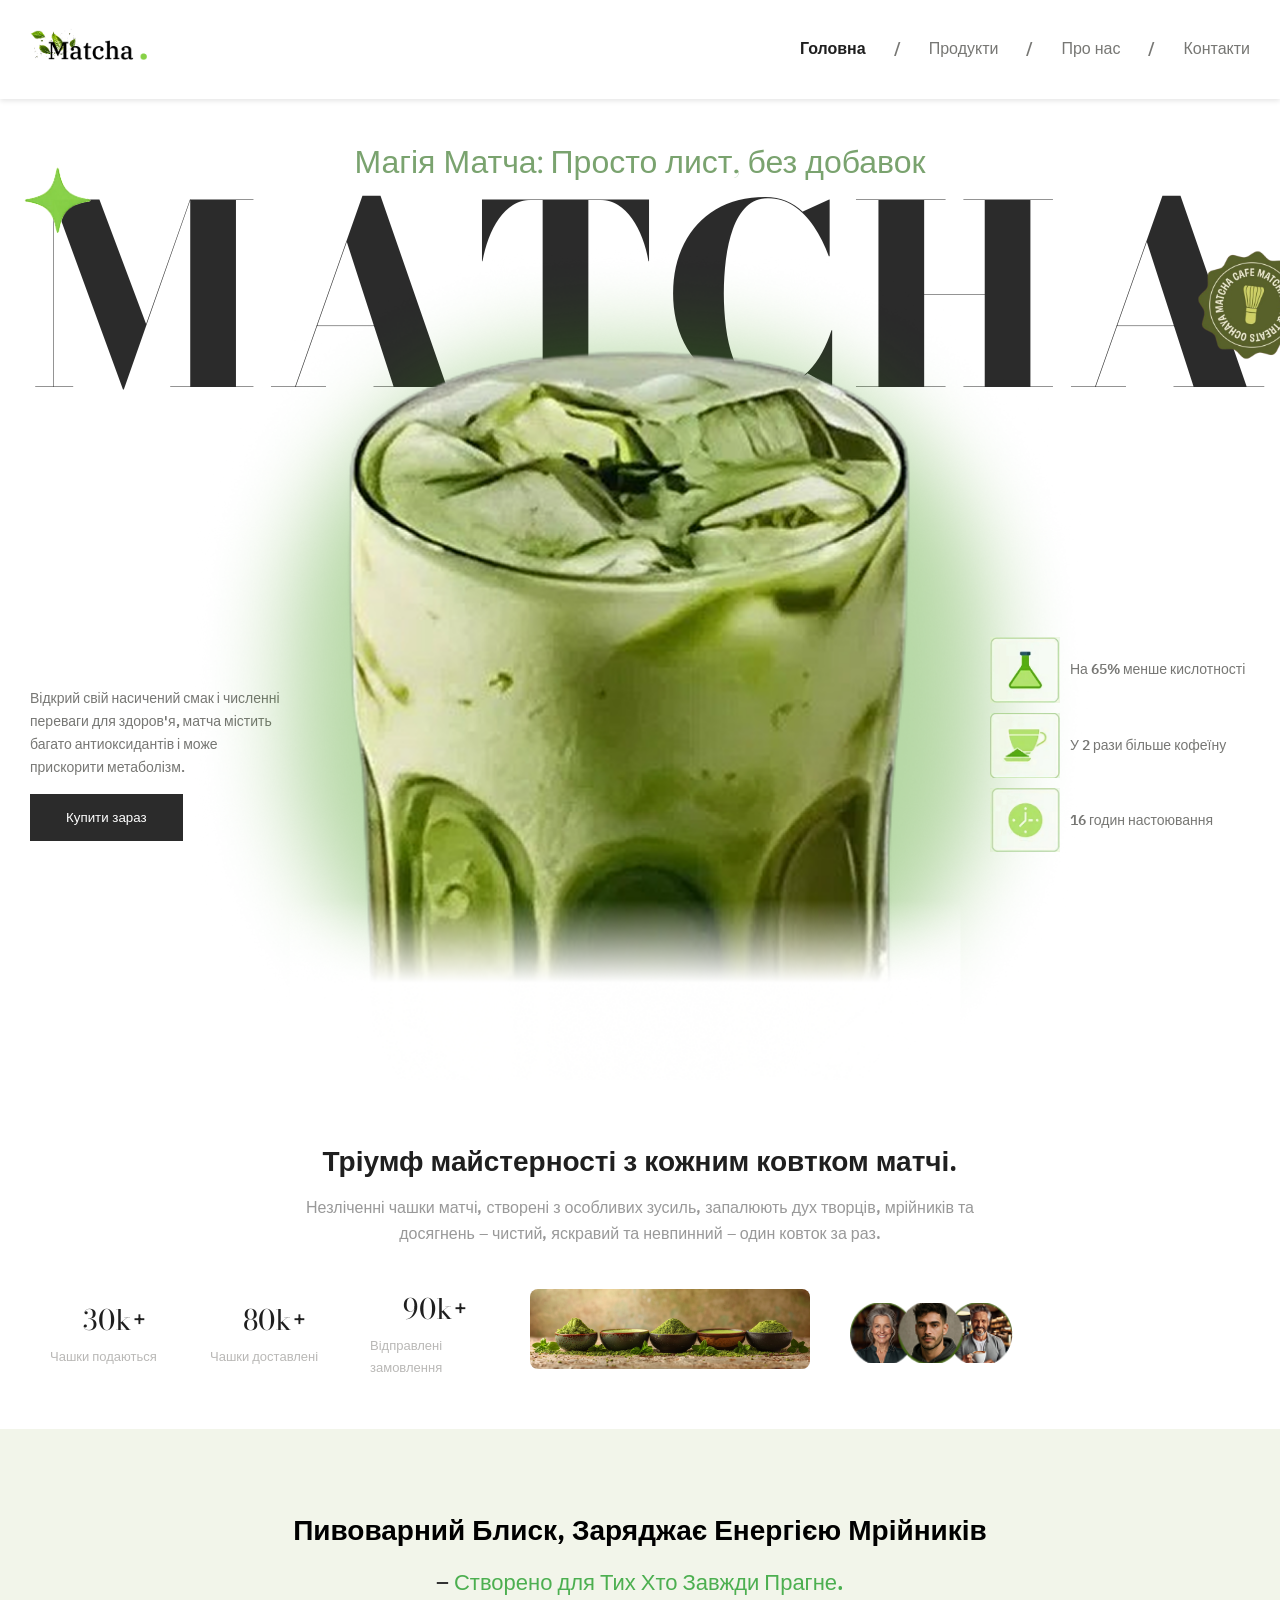
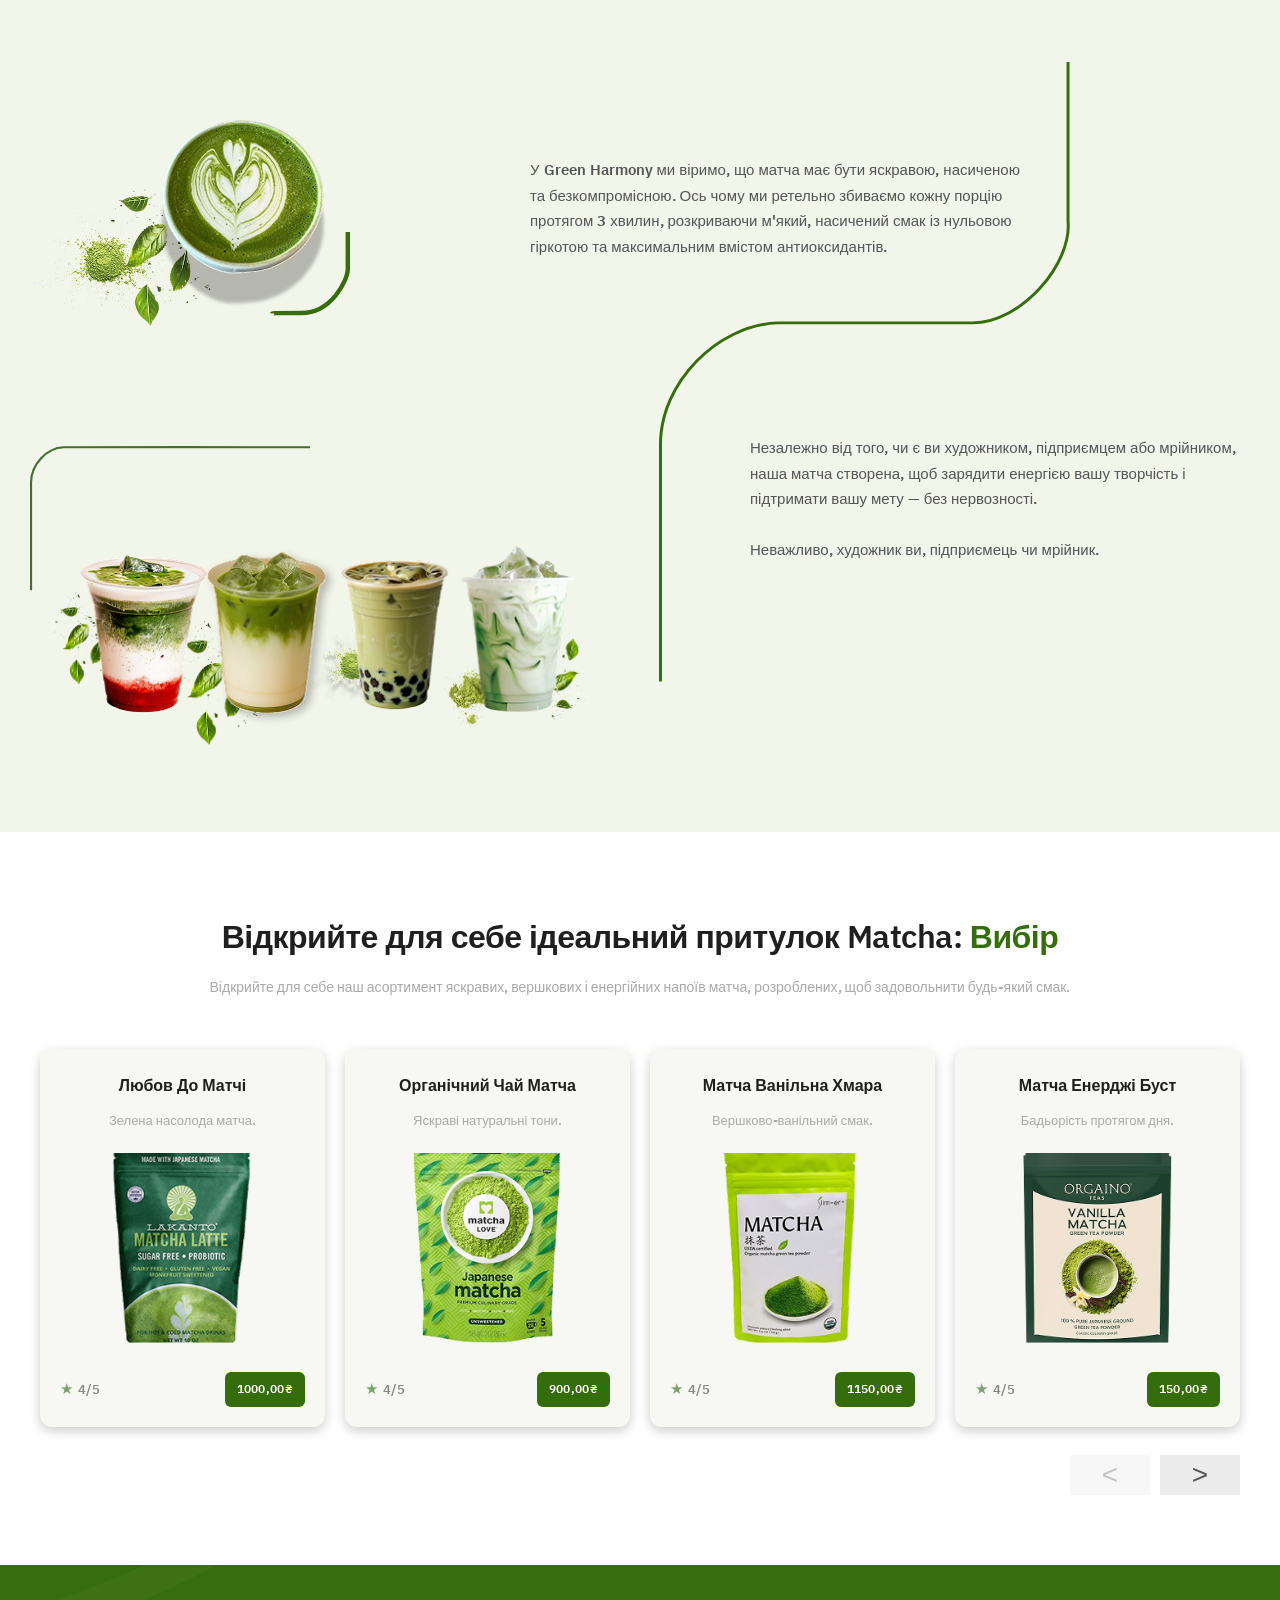
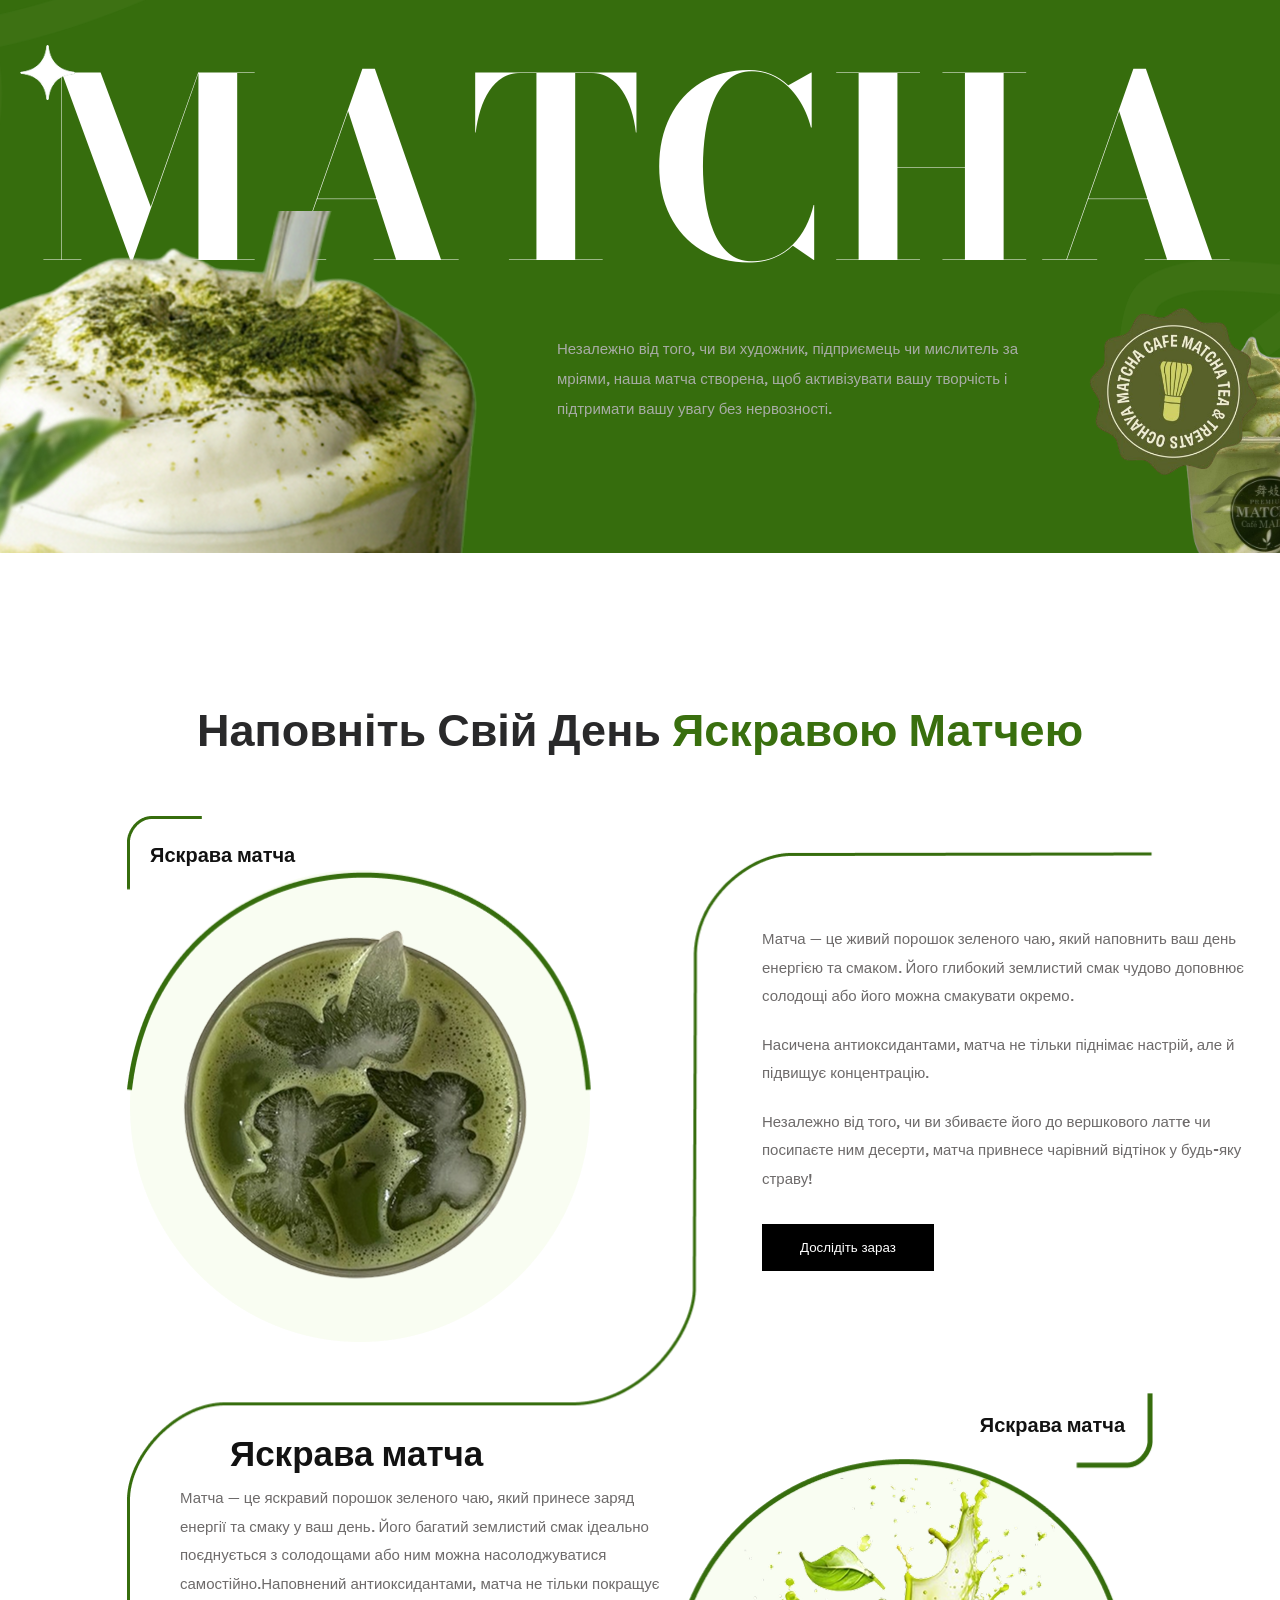
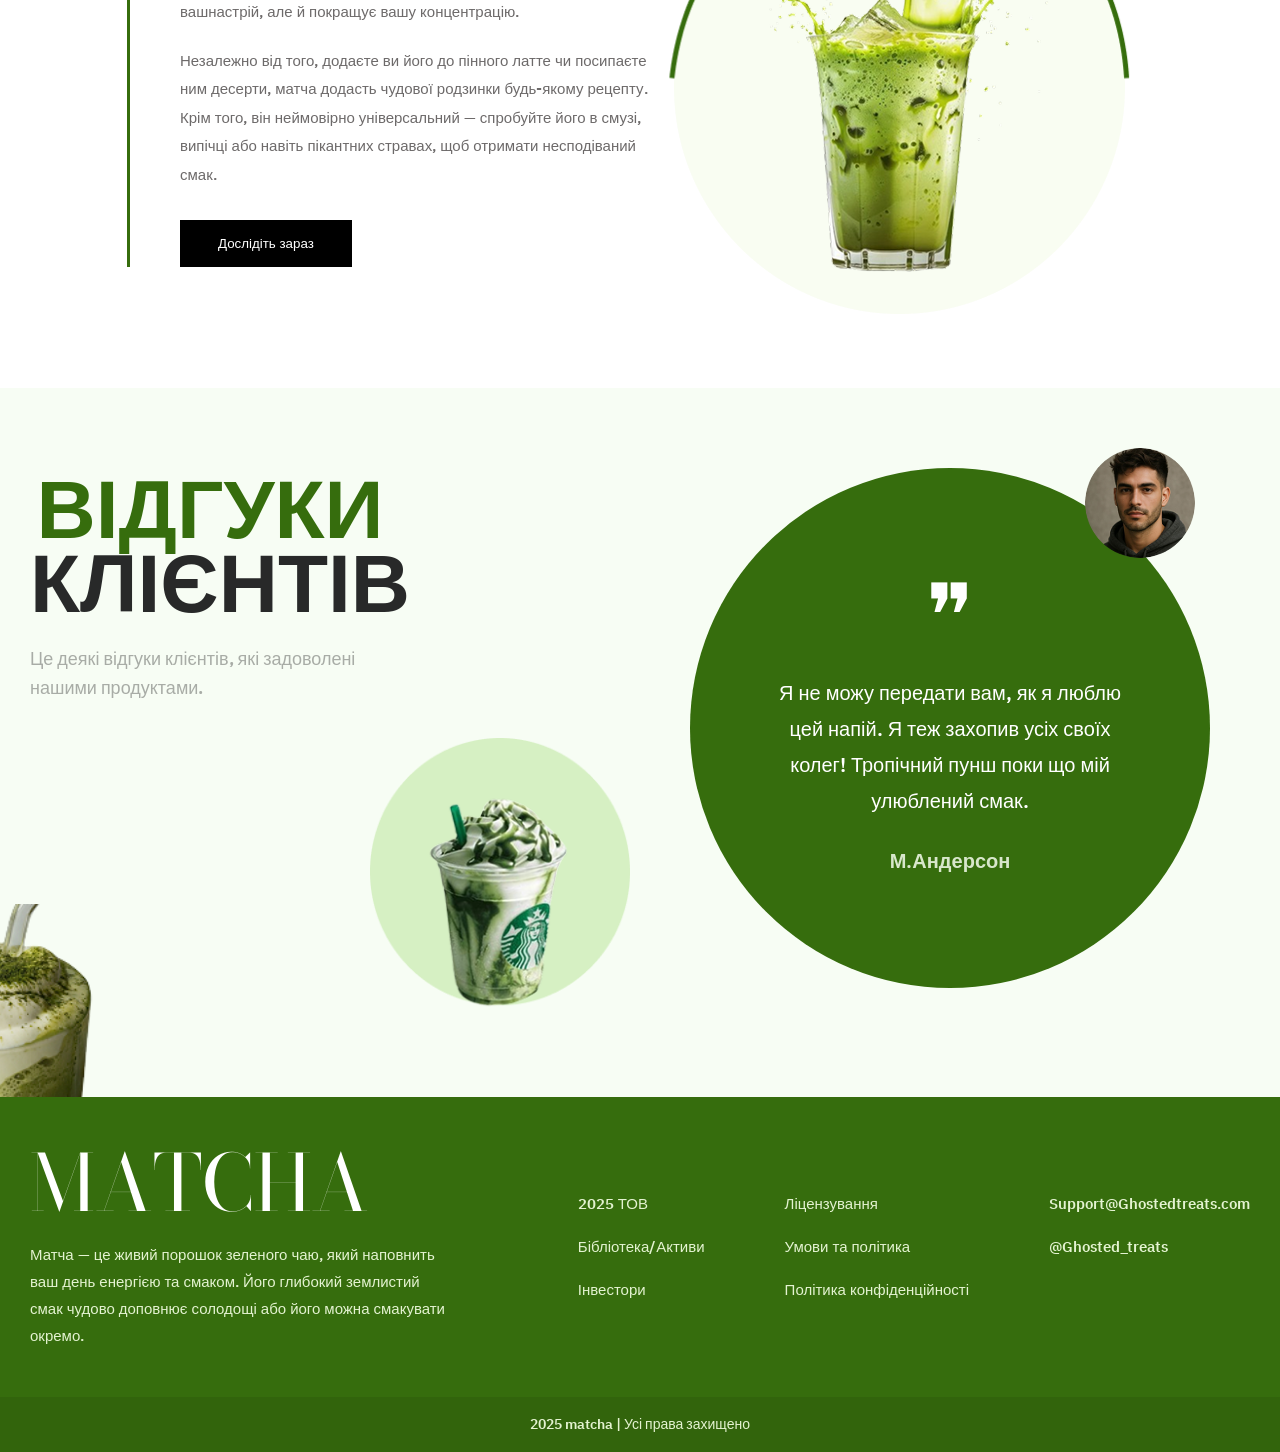
<file: index.html>
<!DOCTYPE html>
<html lang="uk">
<head>
    <meta charset="UTF-8">
    <title>Matcha</title>
    <link rel="stylesheet" href="css/style.css">
    <meta name="viewport" content="width=device-width, initial-scale=1.0">
</head>

<body>

<!-- HEADER -->
<header>
    <div class="container header-top">

        <div class="logo">
            <img src="images/logo.png" alt="logo">
        </div>

        <nav>
            <a href="#hero">Головна</a>
            <span>/</span>
            <a href="#products">Продукти</a>
            <span>/</span>
            <a href="#about">Про нас</a>
            <span>/</span>
            <a href="#contacts">Контакти</a>
        </nav>

        <div class="burger-menu">
            <img src="images/burger.png" alt="menu">
        </div>

    </div>
</header>

<div class="mobile-menu">

    <a href="#hero">Головна</a>
    <a href="#products">Продукти</a>
    <a href="#about">Про нас</a>
    <a href="#contacts">Контакти</a>

</div>

<!-- HERO -->
<section class="hero" id="hero">
    <div class="container hero-wrapper">
        <p class="subtitle">Магія Матча: Просто лист, без добавок</p>
        <img src="images/star.png" class="star">
        <h1 class="title" id="matchaTitle">MATCHA</h1>
        <img src="images/badge.png" class="badge" id="mainBadge">
        <div class="glass-wrapper">
            <img src="images/matcha.png" class="glass">
        </div>
        <div class="left-info">
            <p>
                Відкрий свій насичений смак і численні
                переваги для здоров'я, матча містить багато
                антиоксидантів і може прискорити метаболізм.
            </p>
            <button>Купити зараз</button>
        </div>
        <div class="right-info">
        <div class="feature">
            <img src="images/icon1.jpeg" class="feature-icon" >
            <p>На 65% менше кислотності</p>
        </div>

        <div class="feature">
             <img src="images/icon2.jpeg" class="feature-icon">
             <p>У 2 рази більше кофеїну</p>
         </div>

        <div class="feature">
             <img src="images/icon3.jpeg" class="feature-icon">
             <p>16 годин настоювання</p>
         </div>
        </div>
    </div>
</section>




 <section class="matcha-triumph">
    <h1>Тріумф майстерності з кожним ковтком матчі.</h1>
    <p class="matcha-subtitle">
        Незліченні чашки матчі, створені з особливих зусиль, запалюють дух творців, мрійників та досягнень – чистий, яскравий та невпинний – один ковток за раз.
    </p>
    <div class="stats-container">
        <div class="stat">
            <h2>30k+</h2>
            <p>Чашки подаються</p>
        </div>
        <div class="stat">
            <h2>80k+</h2>
            <p>Чашки доставлені</p>
        </div>
        <div class="stat">
            <h2>90k+</h2>
            <p>Відправлені замовлення</p>
        </div>
        <div class="image-container">
            <img src="images/matcha_cups.webp" alt="Matcha bowls">
        </div>
        <div class="avatars">
            <img src="images/person.png" alt="Person">
        </div>
    </div>
</section>






<section class="brewing-section">
    <div class="container">
        <h1>Пивоварний Блиск, Заряджає Енергією Мрійників</h1>
        <h2>– <span>Створено для Тих Хто Завжди Прагне.</span></h2>
 
        <div class="top-section">
            <div class="matcha-img">
                <img src="images/Group 2.png" alt="Matcha Cup">

                <img src="images/Vector 6.svg" class="vector-left-top">
            </div>
            <p class="top-text">
                У Green Harmony ми віримо, що матча має бути яскравою, насиченою та безкомпромісною. 
                Ось чому ми ретельно збиваємо кожну порцію протягом 3 хвилин, розкриваючи м'який, 
                насичений смак із нульовою гіркотою та максимальним вмістом антиоксидантів.
            </p>

            <img src="images/Vector 10.svg" class="vector-right-tall">
        </div>

        <div class="bottom-section">

            <img src="images/Vector 11.svg" class="vector-left-bottom">
            <div class="cups-img">
                <img src="images/Group 3.png" alt="Matcha Cups">
            </div>
            <p class="bottom-text">
                Незалежно від того, чи є ви художником, підприємцем або мрійником, 
                наша матча створена, щоб зарядити енергією вашу творчість і підтримати вашу мету — без нервозності. 
                <br><br>
                Неважливо, художник ви, підприємець чи мрійник.
            </p>
        </div>
    </div>
</section>



<section class="products-section" id="products">
    <div class="container">
        <h1 class="products-heading">
            Відкрийте для себе ідеальний притулок Matcha: <span class="products-heading-accent">Вибір</span>
        </h1>
        <p class="products-subheading">
            Відкрийте для себе наш асортимент яскравих, вершкових і енергійних напоїв матча, розроблених, щоб задовольнити будь-який смак.
        </p>
 
        <div class="carousel-wrapper">
            <div class="carousel-track" id="carouselTrack">
            </div>
            <div class="carousel-controls">
                <button class="carousel-btn" id="prevBtn" ><</button>
                <button class="carousel-btn" id="nextBtn" >></button>
            </div>
        </div>
    </div>
</section>
 




<section class="bottom-banner">
    <div class="container banner-container">

        <img src="images/vector-left.png" class="banner-vector-left" alt="">
        <img src="images/vector-right.png" class="banner-vector-right" alt="">

        <img src="images/starwhite.png" class="banner-star" alt="">

        <h1 class="banner-matcha">MATCHA</h1>

        <div class="banner-left-cup">
            <img src="images/left-cup.png" alt="">
        </div>

        <div class="banner-text">
            <p>
                Незалежно від того, чи ви художник, підприємець чи
                мислитель за мріями, наша матча створена, щоб
                активізувати вашу творчість і підтримати вашу увагу
                без нервозності.
            </p>
        </div>

        <div class="banner-badge">
            <img src="images/badge.png" alt="">
        </div>

        <div class="banner-right-product">
            <img src="images/right-product.png" alt="">
        </div>

        <div class="banner-leaf">
            <img src="images/leaf.png" alt="">
        </div>

    </div>
</section>






<section class="matcha-info" id="about">

    <div class="container matcha-info-wrapper">

        <h2 class="matcha-info-title">
            Наповніть Свій День
            <span>Яскравою Матчею</span>
        </h2>

        <img src="images/vector-bg.png" class="matcha-vector" alt="">


        <div class="matcha-top">

            <div class="matcha-top-image">
                <span class="matcha-label top-label">
                    Яскрава матча
                </span>

                <img src="images/matcha-bowl.png" alt="">
            </div>

            <div class="matcha-top-text">

                <p>
                    Матча — це живий порошок зеленого чаю, який
                    наповнить ваш день енергією та смаком. Його
                    глибокий землистий смак чудово доповнює солодощі
                    або його можна смакувати окремо.
                </p>

                <p>
                    Насичена антиоксидантами, матча не тільки піднімає
                    настрій, але й підвищує концентрацію.
                </p>

                <p>
                    Незалежно від того, чи ви збиваєте його до вершкового
                    латтe чи посипаєте ним десерти, матча привнесе
                    чарівний відтінок у будь-яку страву!
                </p>

                <button>Дослідіть зараз</button>

            </div>

        </div>

        <div class="matcha-bottom">

            <div class="matcha-bottom-text">

                <h3>Яскрава матча</h3>

                <p>
                    Матча — це яскравий порошок зеленого чаю, який принесе
                    заряд енергії та смаку у ваш день. Його багатий землистий
                    смак ідеально поєднується з солодощами або ним можна
                    насолоджуватися самостійно.Наповнений антиоксидантами,
                    матча не тільки покращує вашнастрій, але й покращує вашу
                    концентрацію.
                </p>

                <p>
                    Незалежно від того, додаєте ви його до пінного латте чи
                    посипаєте ним десерти, матча додасть чудової родзинки 
                    будь-якому рецепту. Крім того, він неймовірно універсальний
                    — спробуйте його в смузі, випічці або навіть пікантних
                    стравах, щоб отримати несподіваний смак.
                </p>

                <button>Дослідіть зараз</button>

            </div>

            <div class="matcha-bottom-image">

                <span class="matcha-label bottom-label">
                    Яскрава матча
                </span>

                <img src="images/matcha-glass.png" alt="">

            </div>

        </div>

    </div>
</section>







<section class="reviews-section">

    <div class="container reviews-wrapper">

        <div class="reviews-left">

            <h2 class="reviews-title">
                <span>ВІДГУКИ</span><br>
                КЛІЄНТІВ
            </h2>

            <p class="reviews-subtitle">
                Це деякі відгуки клієнтів, які задоволені
                нашими продуктами.
            </p>

        </div>

        <div class="reviews-cup-left">
            <img src="images/review-cup.png" alt="">
        </div>

        <div class="reviews-product">
            <img src="images/review-product.png" alt="">
        </div>

        <div class="review-card">

            <div class="review-avatar">
                <img src="images/client.png" alt="">
            </div>

            <div class="review-content">

                <div class="quote">❞</div>

                <p>
                    Я не можу передати вам, як я люблю цей напій.
                    Я теж захопив усіх своїх колег!
                    Тропічний пунш поки що мій улюблений смак.
                </p>

                <h4>М.Андерсон</h4>

            </div>

        </div>

    </div>

</section>






 <footer id="contacts" class="footer">

    <div class="container footer-wrapper">

        <div class="footer-logo">

            <h2>MATCHA</h2>

            <p>
                Матча — це живий порошок зеленого чаю,
                який наповнить ваш день енергією та смаком.
                Його глибокий землистий смак чудово доповнює
                солодощі або його можна смакувати окремо.
            </p>

        </div>

        <div class="footer-links">

            <div class="footer-column">
                <a href="#">2025 ТОВ</a>
                <a href="#">Бібліотека/Активи</a>
                <a href="#">Інвестори</a>
            </div>

            <div class="footer-column">
                <a href="#">Ліцензування</a>
                <a href="#">Умови та політика</a>
                <a href="#">Політика конфіденційності</a>
            </div>

            <div class="footer-column">
                <a href="#">Support@Ghostedtreats.com</a>
                <a href="#">@Ghosted_treats</a>
            </div>

        </div>

    </div>

    <div class="footer-bottom">
        2025 matcha | Усі права захищено
    </div>

</footer> 

    <!-- Інтеграція з JavaScript -->
    <script src="js/main.js"></script>

</body>
</html>
</file>
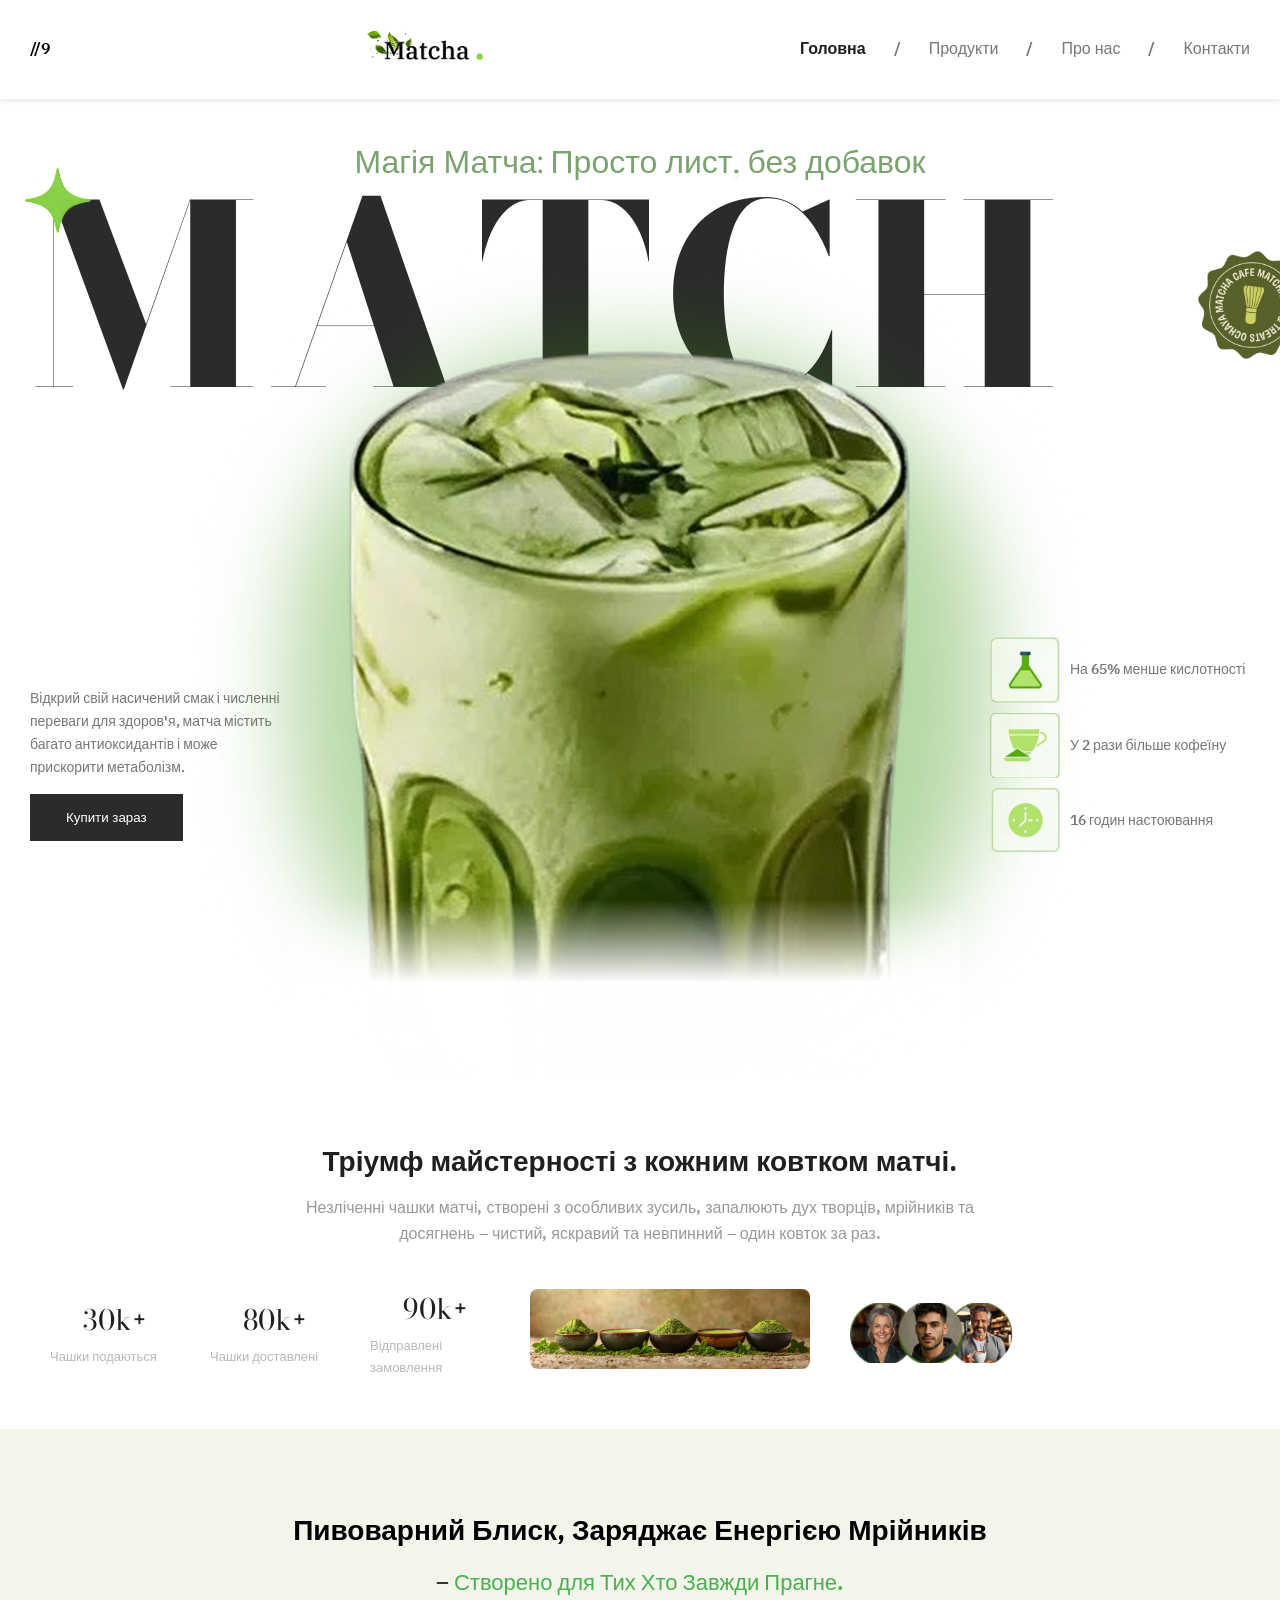
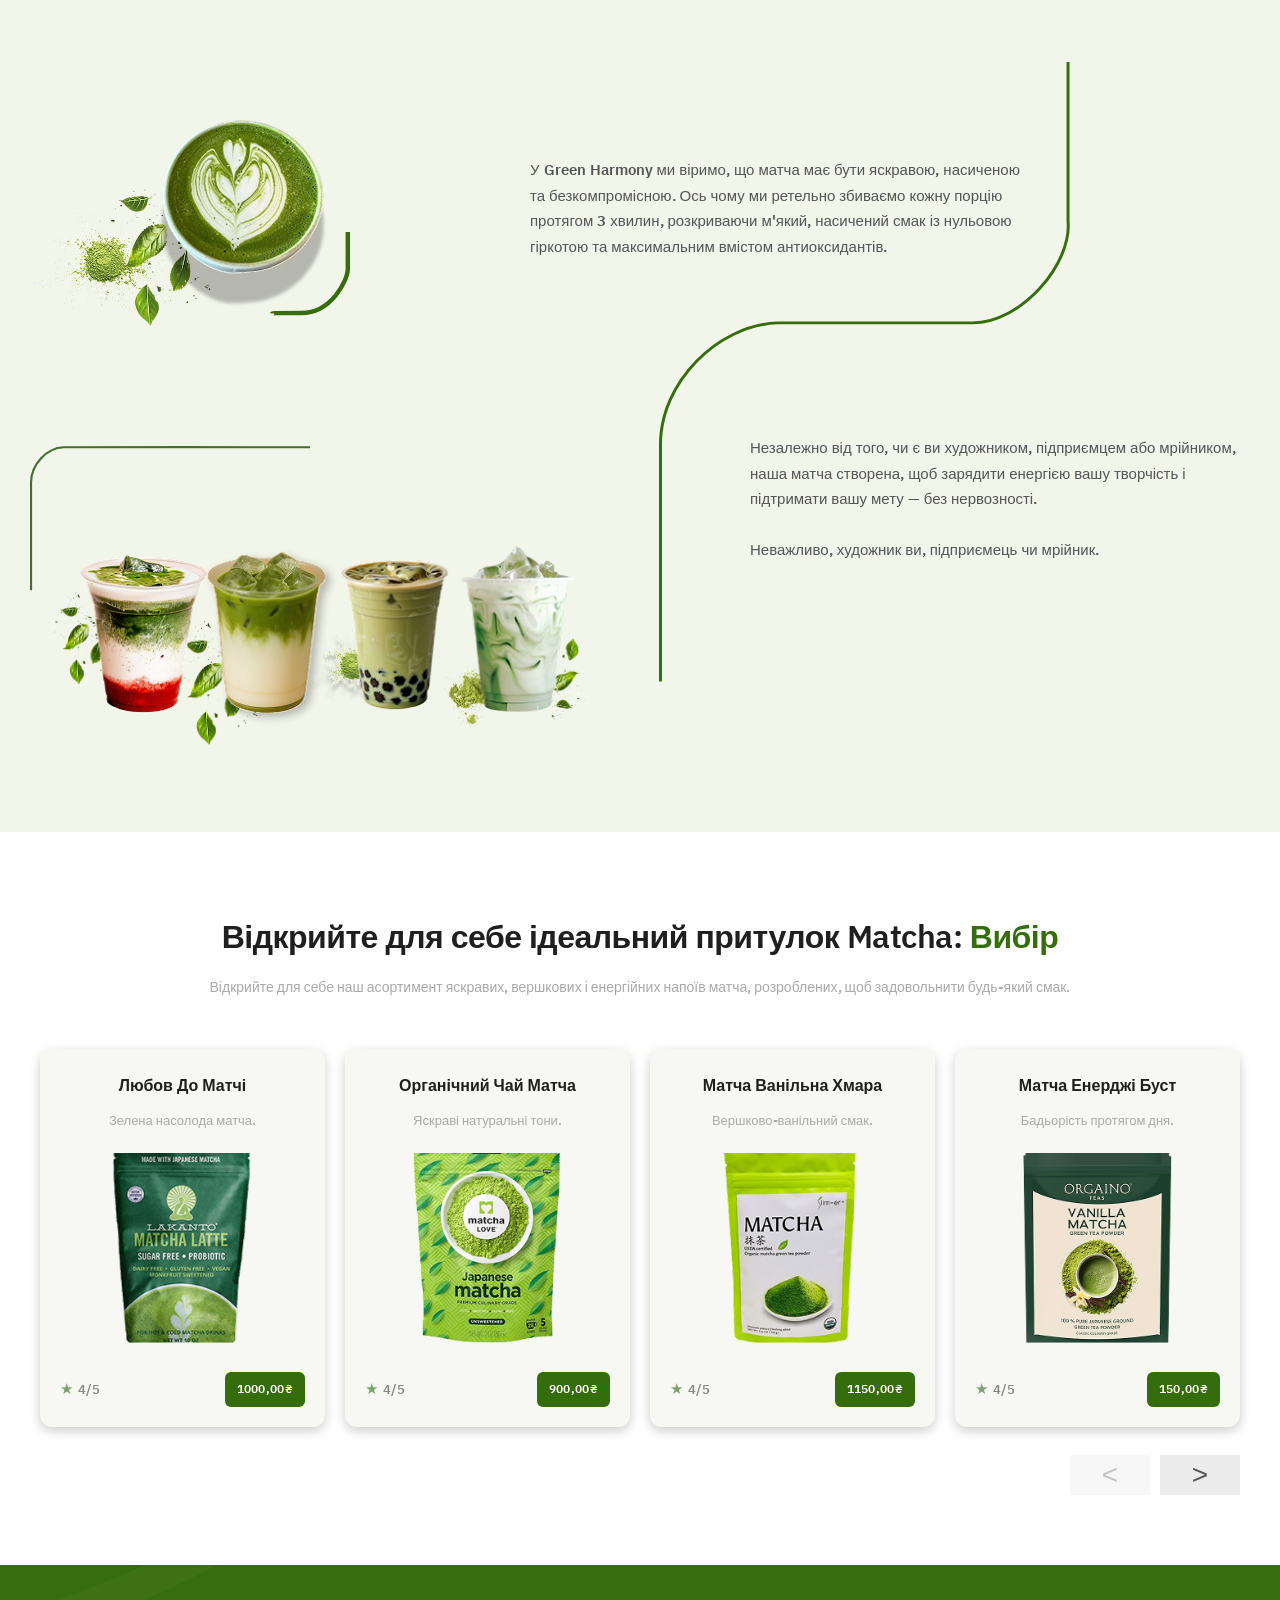
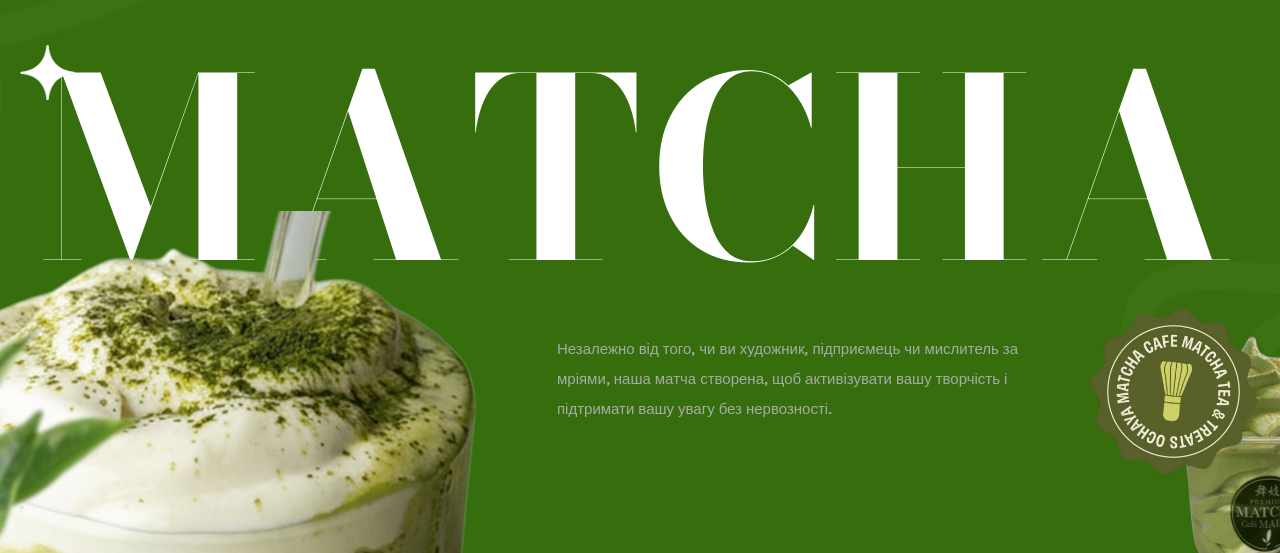
<file: Matcha.html>
<!DOCTYPE html>
<html lang="uk">
<head>
    <meta charset="UTF-8">
    <title>Matcha</title>
    <link rel="stylesheet" href="css/style.css">
    <meta name="viewport" content="width=device-width, initial-scale=1.0">
</head>

<body>

<!-- HEADER -->
<header>
    <div class="container header-top">
        //9

        <div class="logo">
            <img src="images/logo.png" alt="logo">
        </div>

        <nav>
            <a href="#hero">Головна</a>
            <span>/</span>
            <a href="#products">Продукти</a>
            <span>/</span>
            <a href="#about">Про нас</a>
            <span>/</span>
            <a href="#contacts">Контакти</a>
        </nav>

        <div class="burger-menu">
            <img src="images/burger.png" alt="menu">
        </div>

    </div>
</header>

<div class="mobile-menu">

    <a href="#hero">Головна</a>
    <a href="#products">Продукти</a>
    <a href="#about">Про нас</a>
    <a href="#contacts">Контакти</a>

</div>

<!-- HERO -->
<section class="hero" id="hero">
    <div class="container hero-wrapper">
        <p class="subtitle">Магія Матча: Просто лист, без добавок</p>
        <img src="images/star.png" class="star">
        <h1 class="title" id="matchaTitle">MATCHA</h1>
        <img src="images/badge.png" class="badge" id="mainBadge">
        <div class="glass-wrapper">
            <img src="images/matcha.png" class="glass">
        </div>
        <div class="left-info">
            <p>
                Відкрий свій насичений смак і численні
                переваги для здоров'я, матча містить багато
                антиоксидантів і може прискорити метаболізм.
            </p>
            <button>Купити зараз</button>
        </div>
        <div class="right-info">
        <div class="feature">
            <img src="images/icon1.jpeg" class="feature-icon" >
            <p>На 65% менше кислотності</p>
        </div>

        <div class="feature">
             <img src="images/icon2.jpeg" class="feature-icon">
             <p>У 2 рази більше кофеїну</p>
         </div>

        <div class="feature">
             <img src="images/icon3.jpeg" class="feature-icon">
             <p>16 годин настоювання</p>
         </div>
        </div>
    </div>
</section>




 <section class="matcha-triumph">
    <h1>Тріумф майстерності з кожним ковтком матчі.</h1>
    <p class="matcha-subtitle">
        Незліченні чашки матчі, створені з особливих зусиль, запалюють дух творців, мрійників та досягнень – чистий, яскравий та невпинний – один ковток за раз.
    </p>
    <div class="stats-container">
        <div class="stat">
            <h2>30k+</h2>
            <p>Чашки подаються</p>
        </div>
        <div class="stat">
            <h2>80k+</h2>
            <p>Чашки доставлені</p>
        </div>
        <div class="stat">
            <h2>90k+</h2>
            <p>Відправлені замовлення</p>
        </div>
        <div class="image-container">
            <img src="images/matcha_cups.webp" alt="Matcha bowls">
        </div>
        <div class="avatars">
            <img src="images/person.png" alt="Person">
        </div>
    </div>
</section>






<section class="brewing-section">
    <div class="container">
        <h1>Пивоварний Блиск, Заряджає Енергією Мрійників</h1>
        <h2>– <span>Створено для Тих Хто Завжди Прагне.</span></h2>
 
        <div class="top-section">
            <div class="matcha-img">
                <img src="images/Group 2.png" alt="Matcha Cup">

                <img src="images/Vector 6.svg" class="vector-left-top">
            </div>
            <p class="top-text">
                У Green Harmony ми віримо, що матча має бути яскравою, насиченою та безкомпромісною. 
                Ось чому ми ретельно збиваємо кожну порцію протягом 3 хвилин, розкриваючи м'який, 
                насичений смак із нульовою гіркотою та максимальним вмістом антиоксидантів.
            </p>

            <img src="images/Vector 10.svg" class="vector-right-tall">
        </div>

        <div class="bottom-section">

            <img src="images/Vector 11.svg" class="vector-left-bottom">
            <div class="cups-img">
                <img src="images/Group 3.png" alt="Matcha Cups">
            </div>
            <p class="bottom-text">
                Незалежно від того, чи є ви художником, підприємцем або мрійником, 
                наша матча створена, щоб зарядити енергією вашу творчість і підтримати вашу мету — без нервозності. 
                <br><br>
                Неважливо, художник ви, підприємець чи мрійник.
            </p>
        </div>
    </div>
</section>



<section class="products-section" id="products">
    <div class="container">
        <h1 class="products-heading">
            Відкрийте для себе ідеальний притулок Matcha: <span class="products-heading-accent">Вибір</span>
        </h1>
        <p class="products-subheading">
            Відкрийте для себе наш асортимент яскравих, вершкових і енергійних напоїв матча, розроблених, щоб задовольнити будь-який смак.
        </p>
 
        <div class="carousel-wrapper">
            <div class="carousel-track" id="carouselTrack">
            </div>
            <div class="carousel-controls">
                <button class="carousel-btn" id="prevBtn" ><</button>
                <button class="carousel-btn" id="nextBtn" >></button>
            </div>
        </div>
    </div>
</section>
 




<section class="bottom-banner">
    <div class="container banner-container">

        <img src="images/vector-left.png" class="banner-vector-left" alt="">
        <img src="images/vector-right.png" class="banner-vector-right" alt="">

        <img src="images/starwhite.png" class="banner-star" alt="">

        <h1 class="banner-matcha">MATCHA</h1>

        <div class="banner-left-cup">
            <img src="images/left-cup.png" alt="">
        </div>

        <div class="banner-text">
            <p>
                Незалежно від того, чи ви художник, підприємець чи
                мислитель за мріями, наша матча створена, щоб
                активізувати вашу творчість і підтримати вашу увагу
                без нервозності.
            </p>
        </div>

        <div class="banner-badge">
            <img src="images/badge.png" alt="">
        </div>

        <div class="banner-right-product">
            <img src="images/right-product.png" alt="">
        </div>

        <div class="banner-leaf">
            <img src="images/leaf.png" alt="">
        </div>

    </div>
</section>






<!-- <section class="matcha-info" id="about">

    <div class="container matcha-info-wrapper">

        <h2 class="matcha-info-title">
            Наповніть Свій День
            <span>Яскравою Матчею</span>
        </h2>

        <img src="images/vector-bg.png" class="matcha-vector" alt="">


        <div class="matcha-top">

            <div class="matcha-top-image">
                <span class="matcha-label top-label">
                    Яскрава матча
                </span>

                <img src="images/matcha-bowl.png" alt="">
            </div>

            <div class="matcha-top-text">

                <p>
                    Матча — це живий порошок зеленого чаю, який
                    наповнить ваш день енергією та смаком. Його
                    глибокий землистий смак чудово доповнює солодощі
                    або його можна смакувати окремо.
                </p>

                <p>
                    Насичена антиоксидантами, матча не тільки піднімає
                    настрій, але й підвищує концентрацію.
                </p>

                <p>
                    Незалежно від того, чи ви збиваєте його до вершкового
                    латтe чи посипаєте ним десерти, матча привнесе
                    чарівний відтінок у будь-яку страву!
                </p>

                <button>Дослідіть зараз</button>

            </div>

        </div>

        <div class="matcha-bottom">

            <div class="matcha-bottom-text">

                <h3>Яскрава матча</h3>

                <p>
                    Матча — це яскравий порошок зеленого чаю, який принесе
                    заряд енергії та смаку у ваш день. Його багатий землистий
                    смак ідеально поєднується з солодощами або ним можна
                    насолоджуватися самостійно.Наповнений антиоксидантами,
                    матча не тільки покращує вашнастрій, але й покращує вашу
                    концентрацію.
                </p>

                <p>
                    Незалежно від того, додаєте ви його до пінного латте чи
                    посипаєте ним десерти, матча додасть чудової родзинки 
                    будь-якому рецепту. Крім того, він неймовірно універсальний
                    — спробуйте його в смузі, випічці або навіть пікантних
                    стравах, щоб отримати несподіваний смак.
                </p>

                <button>Дослідіть зараз</button>

            </div>

            <div class="matcha-bottom-image">

                <span class="matcha-label bottom-label">
                    Яскрава матча
                </span>

                <img src="images/matcha-glass.png" alt="">

            </div>

        </div>

    </div>
</section>







<section class="reviews-section">

    <div class="container reviews-wrapper">

        <div class="reviews-left">

            <h2 class="reviews-title">
                <span>ВІДГУКИ</span><br>
                КЛІЄНТІВ
            </h2>

            <p class="reviews-subtitle">
                Це деякі відгуки клієнтів, які задоволені
                нашими продуктами.
            </p>

        </div>

        <div class="reviews-cup-left">
            <img src="images/review-cup.png" alt="">
        </div>

        <div class="reviews-product">
            <img src="images/review-product.png" alt="">
        </div>

        <div class="review-card">

            <div class="review-avatar">
                <img src="images/client.png" alt="">
            </div>

            <div class="review-content">

                <div class="quote">❞</div>

                <p>
                    Я не можу передати вам, як я люблю цей напій.
                    Я теж захопив усіх своїх колег!
                    Тропічний пунш поки що мій улюблений смак.
                </p>

                <h4>М.Андерсон</h4>

            </div>

        </div>

    </div>

</section>






 <footer id="contacts" class="footer">

    <div class="container footer-wrapper">

        <div class="footer-logo">

            <h2>MATCHA</h2>

            <p>
                Матча — це живий порошок зеленого чаю,
                який наповнить ваш день енергією та смаком.
                Його глибокий землистий смак чудово доповнює
                солодощі або його можна смакувати окремо.
            </p>

        </div>

        <div class="footer-links">

            <div class="footer-column">
                <a href="#">2025 ТОВ</a>
                <a href="#">Бібліотека/Активи</a>
                <a href="#">Інвестори</a>
            </div>

            <div class="footer-column">
                <a href="#">Ліцензування</a>
                <a href="#">Умови та політика</a>
                <a href="#">Політика конфіденційності</a>
            </div>

            <div class="footer-column">
                <a href="#">Support@Ghostedtreats.com</a>
                <a href="#">@Ghosted_treats</a>
            </div>

        </div>

    </div>

    <div class="footer-bottom">
        2025 matcha | Усі права захищено
    </div>

</footer> -->

    <!-- Інтеграція з JavaScript -->
    <script src="js/main.js"></script>

</body>
</html>
</file>
<file: css/style.css>
/* FONTS */
@font-face {
    font-family: 'IBMPlexSansThaiLooped-SemiBold';
    src: url('../fonts/IBMPlexSansThaiLooped-SemiBold.ttf') format('truetype');
    font-weight: 600;
    font-style: normal;
}
@font-face {
    font-family: 'BodoniCustom';
    src: url('../fonts/BodoniModa[opsz,wght].ttf') format('truetype');
}
@font-face {
    font-family: 'IrishGrover-Regular';
    src: url('../fonts/IrishGrover-Regular.ttf') format('truetype');
}

/* RESET */
*{
    margin:0;
    padding:0;
    box-sizing:border-box;
}

body{
    font-family: 'IBMPlexSansThaiLooped-SemiBold', sans-serif;
    background:#FFFFFF;
}

/* CONTAINER */
.container{
    width:1220px;
    margin:0 auto;
}


/* ACTIVE MENU */

nav a.active{
    font-weight:700;
    color:#1F1F1F;
}


header{
    padding:20px 0;
}

.header-top{
    display:flex;
    justify-content:space-between;
    align-items:center;
}

/* LOGO */
.logo img{
    height:50px;
    cursor:pointer;
    transition:0.3s;
}


/* NAV */
nav{
    display:flex;
    align-items:center;
    gap:28px;
}

nav a{
    text-decoration:none;
    color:#777774;
    font-size:16px;
    font-weight:500;
    transition:0.1s;
}
nav a.active{
    color:#1F1F1F;
    font-weight:700;
}

nav a:hover{
    color:#1F1F1F;
    font-weight:600;
}

nav span{
    color:#777774;
}

/* HERO */
.hero{
    position:relative;
    padding-top:40px;
}

.hero-wrapper{
    position:relative;
    text-align:center;
}

/* SUBTITLE */
.subtitle{
    font-family: 'BodoniCustom', sans-serif;
    color:#7aa36f;
    font-size:32px;
    margin-bottom:20px;
    margin-top: -10px;
}

/* TITLE */
.title{
    font-family: 'BodoniCustom', sans-serif;
    font-variation-settings: 'wght' 800, 'opsz' 200;
    font-size:250px;
    letter-spacing:10px;
    margin-top:-100px;
    color:#2b2b2b;
    position:relative;
    z-index:1;
}

/* STAR */
.star{
    position:absolute;
    left:-20px;
    top:20px;
    width:100px;
    z-index:2;
}

/* BADGE */
.badge{
    position:absolute;
    right:-90px;
    top:80px;
    width:176px;
    z-index:2;
}
.badge{
    transition: transform 0.6s ease;
}


/* GLASS */
.glass-wrapper{
    position:relative;
    display:flex;
    justify-content:center;
    margin-top:-250px;
}

.glass{
    width:900px;
    position:relative;
    z-index:2;
}

/* LEFT INFO */
.left-info{
    position:absolute;
    left:0;
    top:550px;
    width:260px;
    text-align:left;
}

.left-info p{
    font-size:14px;
    color:#777774;
    margin-bottom:15px;
}

.left-info button{
    background:#2b2b2b;
    color:white;
    border:none;
    padding:16px 36px;
    cursor:pointer;
    transition:0.3s;
}

.left-info button:hover{
    background:#6b8e23;
}

/* RIGHT INFO */
.right-info{
    position:absolute;
    right:0;
    top:500px;
    width:260px;
}

/* FEATURE */
.feature{
    display:flex;
    align-items:center;
    gap:10px;
    margin-bottom:10px;
}

.feature img{
    width:70px;
    z-index: 5;
}


.feature{
    display:flex;
    align-items:center;
    gap:10px;
    margin-bottom:10px;
    transition:transform 0.3s ease;
    cursor:pointer;
}


.feature p{
    font-size:14px;
    color:#777774;
}
/* FIXED HEADER */
header {
    position: fixed;
    top: 0;
    left: 0;
    width: 100%;
    background: white;
    z-index: 999;
    box-shadow: 0 2px 5px rgba(0,0,0,0.1);
}









.hero {
    padding-top: 120px; 
}

.matcha-triumph {
    text-align: center;
    padding: 60px 20px 50px;
}

.matcha-triumph h1 {
    font-size: 28px;
    margin-bottom: 10px;
    color: #1F1F1F;
}

.matcha-triumph .matcha-subtitle {
    font-family: 'IBMPlexSansThaiLooped-SemiBold', sans-serif;
    font-size: 16px;
    color: #999;
    margin-bottom: 40px;
    max-width: 700px;
    margin-left: auto;
    margin-right: auto;
    line-height: 1.6;
}

.stats-container {
    display: flex;
    justify-content: flex-start;
    align-items: center;
    flex-wrap: wrap;
    gap: 30px;
    max-width: 1220px;
    margin: 0 auto;
    padding: 0 20px;
}

.stat {
    flex: 0 1 130px;
    text-align: left;
}

.stat h2 {
    font-size: 28px;
    margin: 0;
    color: #1F1F1F;
    font-family: 'BodoniCustom', sans-serif;
}

.stat p {
    margin: 5px 0 0;
    font-size: 13px;
    color: #B9B8B6;
}

.image-container img {
    width: 280px;
    height: auto;
    border-radius: 8px;
    object-fit: cover;
}

.avatars {
    display: flex;
    gap: 0;
    margin-left: 10px;
}

.avatars img {
    width: 163px;
    height: 60px;
    object-fit: cover;
}
h1 {
    text-align: center;
    font-size: 28px;
    margin-bottom: 10px;
}

h2 {
    text-align: center;
    font-size: 22px;
    font-weight: normal;
    color: #333;
}

h2 span {
    color: #4CAF50;
}

.brewing-section {
    background: #f2f5ea;
    padding: 80px 0 20px 0;
}

.top-section, .bottom-section {
    display: flex;
    align-items: center;
    margin: 60px 0;
    position: relative;
    gap: 60px;
}

/* cups on left, text on right: cups-img comes first in DOM, text second */
.bottom-section {
    align-items: flex-start;
    padding-top: 20px;
}

.matcha-img, .cups-img {
    position: relative;
    flex: 0 0 auto;
    width: 600px;
    overflow: visible;
}

.matcha-img > img, .cups-img > img {
    max-width: 100%;
    display: block;
}

.line { display: none; }

/* Vector 6 — decorative squiggle below the matcha image, bottom-center */
.vector-left-top {
    position: absolute;
    left: 240px;
    bottom: 40px;
    width: 80px;
    pointer-events: none;
    z-index: 3;
}

.vector-right-tall {
    position: absolute;
    right: 180px;
    top: 0;
    height: 620px;
    width: auto;
    pointer-events: none;
    z-index: 3;
}

.vector-left-bottom {
    position: absolute;
    left: 0;
    top: 30px;
    width: 280px;
    pointer-events: none;
    z-index: 3;
}

.top-text {
    flex: 1;
    font-size: 15px;
    line-height: 1.7;
    color: #555;
    max-width: 500px;
    margin-left: -160px;
}

.bottom-text {
    flex: 1;
    font-size: 15px;
    line-height: 1.7;
    color: #555;
    max-width: 500px;
    margin-left: 60px;
}






/* Слайдер */
.products-section {
    padding: 80px 0 60px;
    background: #fff;
}

.products-heading {
    font-size: 32px;
    font-weight: 700;
    color: #1F1F1F;
    text-align: left;
    margin-bottom: 12px;
    letter-spacing: -0.5px;
    text-align: center;
}

.products-heading-accent {
    color: #366e0c;
}

.products-subheading {
    font-size: 14px;
    color: #aaa;
    text-align: left;
    margin-bottom: 40px;
    line-height: 1.6;
    text-align: center;
}

.carousel-wrapper {
    position: relative;
    overflow: hidden;
    padding: 10px;
}

.carousel-track {
    display: flex;
    gap: 20px;
    transition: transform 0.45s cubic-bezier(0.4, 0, 0.2, 1);
    will-change: transform;
}

/* Картка продукту */
.product-card {
    flex: 0 0 calc(25% - 15px);
    min-width: 0;
    background: #f7f8f3;
    border-radius: 12px;
    padding: 24px 20px 20px;
    display: flex;
    flex-direction: column;
    gap: 8px;
    box-shadow: 0 4px 12px rgba(0, 0, 0, 0.2);
}

.product-card-name {
    font-family: 'IBMPlexSansThaiLooped-SemiBold', sans-serif;
    font-size: 16px;
    font-weight: 700;
    color: #1F1F1F;
    text-align: center;
    margin-bottom: 2px;
}

.product-card-tagline {
    font-size: 13px;
    color: #aaa;
    text-align: center;
    margin-bottom: 8px;
}

.product-card-img-wrap {
    display: flex;
    justify-content: center;
    align-items: center;
    height: 200px;
    overflow: hidden;
    margin-bottom: 8px;
}

.product-card-img-wrap img {
    max-height: 190px;
    max-width: 100%;
    object-fit: contain;
    transition: transform 0.3s ease;
}
.product-card-footer {
    display: flex;
    align-items: center;
    justify-content: space-between;
    margin-top: auto;
    padding-top: 8px;
}

.product-card-rating {
    display: flex;
    align-items: center;
    gap: 5px;
    font-size: 13px;
    color: #888;
}

.product-card-rating .star-icon {
    color: #7aa36f;
    font-size: 15px;
}

.product-card-price {
    background: #356d0d;
    color: #fff;
    font-size: 12px;
    font-weight: 600;
    padding: 8px 12px;
    border-radius: 6px;
    letter-spacing: 0.3px;
    transition: background 0.2s;
}
/* Кнопки слайдера */
.carousel-controls {
    display: flex;
    justify-content: flex-end;
    gap: 10px;
    margin-top: 28px;
}

.carousel-btn {
    width: 80px;
    height: 40px;
    border: none;
    background: #ebebeb;
    font-size: 28px;
    color: #555;
    cursor: pointer;
    display: flex;
    align-items: center;
    justify-content: center;
    transition: all 0.2s ease;
}

.carousel-btn:hover {
    background: #2b2b2b;
    border-color: #2b2b2b;
    color: #fff;
}

.carousel-btn:disabled {
    opacity: 0.35;
    cursor: not-allowed;
}

.carousel-btn:disabled:hover {
    background: #fff;
    border-color: #ccc;
    color: #555;
}



.bottom-banner{
    position: relative;
    background: #366D0D;
    height: 588px;
    overflow: hidden;
}

/* Вектори */
.banner-vector-left{
    position:absolute;
    left:0;
    top:0;
    width:344px;
    opacity:0.25;
}

.banner-vector-right{
    position:absolute;
    right:0;
    top:0;
    width:267px;
    opacity:0.25;
}














.bottom-banner{
    position:relative;
    background:#366D0D;
    overflow:hidden;
    height:588px;
}

.banner-container{
    position:relative;
    height:100%;
}

/* MATCHA */

.banner-matcha{
    font-family:'BodoniCustom', serif;
    font-size:250px;
    color:#fff;
    text-align:center;
    line-height:1;
    padding-top:80px;
    position:relative;
    z-index:2;
    letter-spacing:8px;
}

/* Вектори */

.banner-vector-left{
    position:absolute;
    top:-11px;
    left:-150px;
    width:360px;
    opacity:0.18;
    z-index:1;
}

.banner-vector-right{
    position:absolute;
    top:-15px;
    right:-150px;
    width:280px;
    opacity:0.18;
    z-index:1;
}

/* Зірочка */

.banner-star{
    position:absolute;
    top:80px;
    left:-10px;
    width:55px;
    z-index:3;
}

/* Стакан */

.banner-left-cup{
    position:absolute;
    left:-120px;
    bottom:0;
    z-index:4;
}

.banner-left-cup img{
    width:586px;
    display:block;
}

/* Листок */

.banner-leaf{
    position:absolute;
    left:-150px;
    bottom:-10px;
    z-index:5;
}

.banner-leaf img{
    width:279px;
}

/* Текст */

.banner-text{
    position:absolute;
    right:200px;
    top:370px;
    width:493px;
    z-index:4;
}

.banner-text p{
    color:#A8ACA6;
    font-size:15px;
    line-height:2.0;
}

/* Велика емблема */

.banner-badge{
    position:absolute;
    right:-60px;
    top:290px;
    z-index:5;
}

.banner-badge img{
    width:273px;
}

/* Маленький продукт */

.banner-right-product{
    position:absolute;
    right:-80px;
    bottom:-40px;
    z-index:4;
}

.banner-right-product img{
    width:159px;
}







.matcha-info{
    background:#FFFFFF;
    padding:143px 0;
    height: 1435px;
    overflow:hidden;
}

.matcha-info-wrapper{
    position:relative;
}

.matcha-info-title{
    text-align:center;
    font-size:45px;
    margin-bottom:90px;
    color:#29292A;
    font-weight:550;
}

.matcha-info-title span{
    color:#396F0E;
}

/* Вектор */
.matcha-vector{
    position:absolute;
    top:120px;
    left:50%;
    transform:translateX(-50%);
    width:100%;
    max-width:1026px;
    z-index:5;
    pointer-events:none;
}

/* Блоки */
.matcha-top,
.matcha-bottom{
    display:flex;
    justify-content:space-between;
    align-items:center;
    position:relative;
    z-index:2;
}

.matcha-bottom{
    margin-top:100px;
}

/* ФОТО */
.matcha-top-image{
    width:460px;
    transform: translate(100px, 10px);
}

.matcha-bottom-image{
    width:451px;
    transform: translate(-125px, -10px);
}

.matcha-top-image img,
.matcha-bottom-image img{
    width:100%;
    display:block;
}

/* ТЕКСТ */
.matcha-top-text,
.matcha-bottom-text{
    width:40%;
}

.matcha-top-text{
    transform: translateX(0px);
}

.matcha-bottom-text{
    transform: translate(150px, -90px);
}

/* ПАРАГРАФИ */
.matcha-top-text p,
.matcha-bottom-text p{
    font-size:15px;
    color:#6D6A6A;
    line-height:1.9;
    margin-bottom:20px;
}

/* ЗАГОЛОВКИ h3 */
.matcha-top-text h3,
.matcha-bottom-text h3{
    font-size:35px;
    color:#121212;
    margin-bottom:80px;
}
.matcha-bottom-text h3{
    transform: translate(50px, 80px);
}

/* Кнопка */
.matcha-top-text button,
.matcha-bottom-text button{
    background:#000;
    color:#fff;
    border:none;
    padding:16px 38px;
    cursor:pointer;
    margin-top:10px;
    transition:.3s;
}

.matcha-top-text button:hover,
.matcha-bottom-text button:hover{
    background:#366D0D;
}

/* Написи у кутах */
.matcha-label{
    position:absolute;
    font-size:20px;
    color:#121212;
    font-weight:600;
}

.top-label{
    top:-30px;
    left:20px;
}

.bottom-label{
    top:-50px;
    right:0px;
}





/* ====================================
   REVIEWS SECTION
==================================== */

.reviews-section{
    background:#F7FDF4;
    height:709px;
    overflow:hidden;
    position:relative;
    padding-top:90px;
}

.reviews-wrapper{
    position:relative;
    height:100%;
}

/* Заголовок */

.reviews-left{
    width:360px;
}

.reviews-title{
    font-size:82px;
    line-height:0.9;
    font-weight:800;
    color:#282929;
}

.reviews-title span{
    color:#366D0D;
}

.reviews-subtitle{
    margin-top:20px;
    color:#A8ACA6;
    font-size:18px;
    line-height:1.6;
}

/* Лівий стакан */

.reviews-cup-left{
    position:absolute;
    left:-150px;
    bottom:0;
}

.reviews-cup-left img{
    width:220px;
    display:block;
}

/* Центральний продукт */
.reviews-product{
    position:absolute;
    left:340px;
    top:260px;
}

.reviews-product img{
    width:260px;
    display:block;
}

/* Велике зелене коло */
.review-card{
    position:absolute;
    right:40px;
    top:-10px;

    width:520px;
    height:520px;

    background:#366D0D;
    border-radius:50%;
}

/* Фото клієнта */
.review-avatar{
    position:absolute;
    right:15px;
    top:-20px;
}

.review-avatar img{
    width:110px;
    height:110px;
    border-radius:50%;
    object-fit:cover;
}

/* Контент відгуку */

.review-content{
    height:100%;

    display:flex;
    flex-direction:column;
    justify-content:center;
    align-items:center;

    text-align:center;
    padding:80px;
}

.quote{
    font-size:90px;
    color:#fff;
    line-height:1;
    margin-bottom:10px;
}

.review-content p{
    color:#fff;
    font-size:20px;
    line-height:1.8;
}

.review-content h4{
    margin-top:25px;
    color:#D8E7CB;
    font-size:20px;
    font-weight:600;
}

/* ====================================
   FOOTER
==================================== */

.footer{
    background:#366D0D;
    height:355px;
    overflow:hidden;
}

.footer-wrapper{
    height:300px;

    display:flex;
    justify-content:space-between;
    align-items:center;
}

/* Логотип та опис */
.footer-logo{
    width:420px;
}

.footer-logo h2{
    font-family:'BodoniCustom', serif;
    font-size:78px;
    color:#fff;
    line-height:1;
    margin-bottom:20px;
    text-align:left;
}

.footer-logo p{
    color:#E4F3D1;
    font-size:15px;
    line-height:1.8;
}

/* Посилання */
.footer-links{
    display:flex;
    gap:80px;
}

.footer-column{
    display:flex;
    flex-direction:column;
    gap:18px;
}

.footer-column a{
    text-decoration:none;
    color:#E4F3D1;
    font-size:15px;
    transition:0.3s;
}

.footer-column a:hover{
    opacity:0.7;
}

/* Нижня смуга */
.footer-bottom{
    height:55px;

    display:flex;
    justify-content:center;
    align-items:center;

    color:#E4F3D1;
    font-size:14px;

    background:rgba(0,0,0,0.08);
}





















/* =====================================
   TABLET 768
===================================== */

.burger-menu{
    display:none;
}

@media screen and (max-width:768px){

    .container{
        width:calc(100% - 120px);
        max-width:none;
    }

    /* HEADER */

    header{
        padding:10px 0;
    }

    .header-top{
        justify-content:space-between;
    }

    .logo img{
        width:145px;
        height:auto;
    }

    nav{
        display:none;
    }

    .burger-menu{
        display:block;
        cursor:pointer;
    }

    .burger-menu img{
        width:40px;
        display:block;
    }

    /* HERO */

    .hero{
        padding-top:40px;
    }

    .hero-wrapper{
        display:flex;
        flex-direction:column;
        align-items:center;
        text-align:center;
    }

    /* SUBTITLE */

    .subtitle{
        font-size:clamp(22px,4vw,30px);
        margin-top:40px;
        margin-bottom:15px;
    }

    /* TITLE */

    .title{
        font-size:clamp(90px,18vw,135px);
        letter-spacing:4px;
        margin-top:0;
        line-height:0.9;
    }

    /* STAR */

    .star{
        width:clamp(50px,8vw,85px);
        left:-35px;
        top:80px;
    }

    /* BADGE */

    .badge{
        width:clamp(70px,14vw,125px);
        right: -55px;
        top: 110px;
    }

    /* LEFT INFO */

    .left-info{
        position:static;
        width:100%;
        max-width:700px;
        text-align:center;
        order:2;

        margin-top:20px;
    }

    .left-info p{
        font-size:clamp(16px,3vw,25px);
        line-height:1.2;

        margin:0 auto 20px;
    }

    .left-info button{
        width:170px;
        height:55px;

        padding:0;

        font-size:20px;
    }

    /* GLASS */

    .glass-wrapper{
        position:static;
        order:3;

        display:flex;
        justify-content:center;

        margin-top:40px;
    }

    .glass{
        width:min(100%,550px);
        height:auto;
    }

    /* RIGHT INFO */

    .right-info{
        position:static;
        order:4;

        width:100%;
        max-width:200px;

        display:flex;
        justify-content:center;
        flex-wrap:wrap;
        gap:25px;

        margin-top:-350px;
        margin-left: 550px;
    }

    /* FEATURE */

    .feature{
        width:220px;

        display:flex;
        align-items:center;

        gap:10px;

        margin-bottom:0;
    }

    .feature img{
        width:50px;
        flex-shrink:0;
    }

    .feature p{
        font-size:clamp(14px,2vw,20px);
        line-height:1.3;
        text-align:left;
    }
}








/* =====================================
   TABLET 768 - 1024
===================================== */

@media screen and (max-width:768px){



    .matcha-triumph{
        padding:50px 20px 40px;
        margin-top: 100px;
    }

    .matcha-triumph h1{
        font-size:28px;
        line-height:1.3;
        margin-bottom:10px;
    }

    .matcha-triumph .matcha-subtitle{
        font-size:18px;
        max-width:700px;
        margin-bottom:35px;
    }

    /* Статистика */

    .stats-container{
        max-width:760px;
        justify-content:center;
        gap:20px;
        flex-wrap:nowrap;
    }

    .stat{
        flex:0 0 auto;
        text-align:center;
    }

    .stat h2{
        font-size:28px;
    }

    .stat p{
        font-size:18px;
        line-height:1.2;
    }

    /* Фото людей */

    .image-container{
        display:none;
    }

    .avatars{
        margin-left:0;
    }

    .avatars img{
        width:160px;
        height:auto;
    }






    



    .brewing-section{
        padding:60px 20px 20px;
    }

    .brewing-section h1,h2{
        font-size:25px;
        line-height:1.3;
    }

    .top-section,
    .bottom-section{
        gap:30px;
        margin:40px 0;
    }

    /* Основний текст */

    .top-text,
    .bottom-text{
        font-size:17px;
        line-height:1.6;
        max-width:350px;
    }

    .top-text{
        margin-left:60px;
    }

    .bottom-text{
        margin-left: -100px;
    }


    .matcha-img{
        width:160px;
        
    }

    .cups-img{
        width:360px;
        transform: rotate(-90deg);
        right: 100px;
        top: 20px;
    }


  
    .vector-left-top{
        width:90px;
        left:75px;
        bottom:15px;
    }

    .vector-right-tall{
        height:550px;
        right:10px;
        top: -20px;
    }

    .vector-left-bottom{
        width:170px;
        top:10px;
        top: -30px;
    }
}






/* =====================================
   PRODUCTS + BANNER 768px
===================================== */

@media screen and (max-width:768px) and (min-width:385px){

    /* PRODUCTS */

    .products-heading{
        font-size:30px;
        line-height:1.2;
        max-width:700px;
        margin:0 auto 20px;
        text-align:center;
    }

    .products-subheading{
        font-size:17px;
        line-height:1.5;
        max-width:650px;
        margin:0 auto 35px;
        text-align:center;
    }

    /* показуємо лише 3 картки */

    .carousel-track{
        gap:20px;
    }

    .product-card{
        width:320px;
    }

    .product-card:nth-child(4){
        display:none;
    }

    .product-card h3{
        font-size:17px;
    }

    .product-card p{
        font-size:17px;
    }

    .product-price{
        font-size:17px;
    }
    .product-card:nth-child(4){
        display:none;
    }

    /* BANNER */

    .bottom-banner{
        overflow:hidden;
        height: 320px;
    }

    .banner-container{
        min-height:420px;
        position:relative;
    }

    .banner-matcha{
        font-size:125px;
        line-height:1;
        left: 20px;
        top: -40px;
    }
    
    .banner-text{
        position:absolute;
        left:270px;
        top:180px;
        width:280px;
    }

    .banner-text p{
        font-size:17px;
        line-height:1.2;
        
    }

    /* Кава зліва */

    .banner-left-cup{
        position:absolute;
        left:20px;
        bottom:0;
    }

    .banner-left-cup img{
        width:269px;
        transform: translateX(-20px) translateY(-100px);
    }

    /* Листок на каві */

    .banner-leaf{
        position:absolute;
        left:-70px;
        top: 200px;
        bottom:130px;
        z-index:5;
    }

    .banner-leaf img{
        width:143px;
        height:auto;
    }

    /* Емблема */

    .banner-badge{
        position:absolute;
        right:90px;
        bottom:80px;
        z-index:5;
    }

    .banner-badge img{
        width: 146px;
        height: auto;
        transform: translateY(-100px) translateX(100px);
    }

    /* Стакан під емблемою */

    .banner-right-product{
        position:absolute;
        right:-20px;
        top: 220px;
        bottom:0;
    }

    .banner-right-product img{
        width:81px;
        height:auto;
    }

    /* Вектори */

    .banner-vector-left{
        position:absolute;
        left:-70px;
        top:0;
        width:178px;
        height: 192px;
    }

    .banner-vector-right{
        position:absolute;
        right: -50px;
        top:0;
        width:147px;
        height:250px;
    }

    .banner-star{
        width: 50px;
        left: 5px;
        top: 30px;
    }

    .product-card {
        flex: 0 0 calc(33% - 15px);
        min-width: 0;
        background: #f7f8f3;
        border-radius: 12px;
        padding: 24px 20px 20px;
        display: flex;
        flex-direction: column;
        gap: 8px;
        box-shadow: 0 4px 12px rgba(0, 0, 0, 0.2);
    }
}


















@media screen and (max-width: 368px){

    /* HEADER */

    header{
        height: 80px;
        padding:0;
    }

    .container{
        width:100%;
        padding:0 8px;
    }

    .header-top{
        height:57px;
        display:flex;
        justify-content:space-between;
        align-items:center;
    }

    .logo img{
        width:120px;
        margin-top: 40px;
    }

    nav{
        display:none;
    }

    .burger-menu{
        display:block;
    }

    .burger-menu img{
        width:30px;
        margin-right: 10px;

    }

    /* MOBILE MENU */
    .mobile-menu{
        display:none;
        flex-direction:row;
        justify-content:center;
        gap:15px;
        padding:12px 0;
        background:#fff;
    }

    .mobile-menu.active{
        display:flex;
    }

    .mobile-menu a{
        text-decoration:none;
        color:#777774;
        font-size:12px;
    }

    /* HERO */

    .hero{
        padding-top:20px;
    }

    .hero-wrapper{
        display:flex;
        flex-direction:column;
        align-items:center;
    }

    /* Зірочка */

    .star{
        width:38px;
        margin-top: 0;
        margin-left: 40px;
    }

    /* MATCHA */

    .title{
        font-size:64px;
        line-height:1;
        letter-spacing:2px;
        margin-top: 90px;
        order:1;
    }

    /* Підзаголовок */

    .subtitle{
        order:2;
        font-size:20px;
        line-height:1.3;
        text-align:center;
        margin: 5px 0 20px;
        max-width:320px;
    }

    /* Прибираємо емблему */

    .badge{
        display:none;
    }

    /* Стакан */

    .glass-wrapper{
        order:3;
        margin:0;
    }

    .glass{
        width:341px;
        max-width:100%;
        margin-top: 0px;
        display:block;
    }

    /* Лівий блок */

    .left-info{
        order:4;

        position:static;

        width:100%;
        text-align:center;
    }

    .left-info p{
        font-size:15px;
        line-height:1.5;
        max-width:320px;
        margin: 0 auto 15px;
        z-index: 10;
    }

    .left-info button{
        width:158px;
        height:51px;
        font-size:14px;
        border:none;
        background:#2b2b2b;
        color:#fff;
        cursor:pointer;
    }

    /* Ховаємо праві іконки */

    .right-info{
        display:none;
    }
}


@media screen and (max-width: 368px){

    /* SECTION 2 */

    .matcha-triumph{
        padding:50px 10px;
        text-align:center;
    }

    .matcha-triumph h1{
        font-size:24px;
        line-height:1.2;
        margin-bottom:10px;
    }

    .matcha-triumph .matcha-subtitle{
        font-size:15px;
        line-height:1.4;
        max-width:348px;
        margin:0 auto 20px;
    }

    .stats-container{
        display:flex;
        justify-content:space-between;
        align-items:flex-start;
        flex-wrap:nowrap;
        gap:1;
        width:348px;
        margin:0 auto;
        padding:0;
    }

    .stat{
        flex:1;
        text-align:center;
    }

    .stat h2{
        font-size:24px;
        margin:0;
    }

    .stat p{
        font-size:12px;
        line-height:1.3;
        margin-top:5px;
    }

    .image-container{
        width:300px;
        margin:0 auto 0;
    }

    .image-container img{
        display:none;
    }

    .avatars{
        display:flex;
        justify-content:center;
        margin:10px auto 0;
    }
    
    .avatars img{
        width:100px;
        height:auto;
        display:block;
        margin-left: -50px;
    }



    /* SECTION 3 */

    .brewing-section{
        padding:30px 10px 20px;
    }

    .brewing-section h1,h2{
        font-size:24px;
        line-height:1.3;
        max-width:340px;
        margin:0 auto 20px;
    }


    .top-section{
        display:flex;
        flex-direction:column;
        align-items:center;
        gap:15px;
        margin:30px 0;
    }

    .matcha-img{
        width:150px;
        margin-left: 150px;
        top: 180px;
        position:relative;
    }

    .matcha-img > img{
        width:150px;
        display:block;
        margin:0 auto;
    }

    .top-text{
        font-size:15px;
        line-height:1.6;
        max-width:340px;
        margin-top: -150px;
        margin-left: 10px;
    }

    .bottom-section{
        display:flex;
        flex-direction:column;
        align-items:center;
        order: 1;
        gap:20px;
        margin-top:130px;
        margin-left: 50px;
    }

    .cups-img{
        width:348px;
        order: 2;
        margin-top: -50px;
        margin-left: 150px;
        transform: rotate(0deg);
    }

    .cups-img > img{
        width:348px;
        display:block;
    }

    .bottom-text{
        font-size:15px;
        line-height:1.6;
        max-width:340px;
        margin:0;
        text-align:left;
    }

    /* ВЕКТОРИ */

    .vector-left-top{
        width:94px;
        height:97px;
        left:40px;
        bottom:10px;
    }

    .vector-right-tall{
        height: 500px;
        right:-10px;
        top:-20px;
    }

    .vector-left-bottom{
       display: none;
    }
}




@media screen and (max-width: 368px){

    /* PRODUCTS */

    .products-section{
        padding:30px 10px;
    }

    .products-heading{
        font-size:24px;
        line-height:1.2;
        text-align:center;
        margin-bottom:10px;
    }

    .products-subheading{
        font-size:17px;
        line-height:1.3;
        text-align:center;
        max-width:340px;
        margin:0 auto 20px;
    }

    .carousel-wrapper{
        width:100%;
        overflow:hidden;
    }

    /* показуємо тільки один товар */

    .carousel-track{
        justify-content:center;
    }

    .product-card{
        width:340px;
        margin:0 auto;
    }

    .product-card img{
        max-width:160px;
        height:auto;
    }

    .carousel-controls{
        margin-top:15px;
        justify-content:center;
    }

    .carousel-btn{
        width:55px;
        height:35px;
    }

    /* GREEN BANNER */

    .bottom-banner{
        height:400px;
        overflow:hidden;
    }

    .banner-container{
        position:relative;
        height:400px;
        padding:0;
    }

    /* MATCHA */

    .banner-matcha{
        font-size:60px;
        line-height:0.9;
        position:absolute;
        left:25px;
        transform: translateY(-30px);
        z-index:2;
    }

    /* STAR */

    .banner-star{
        width:35px;
        position:absolute;
        top:35px;
        left:5px;
        z-index:3;
    }

    /* TEXT */

    .banner-text{
        position:absolute;
        left:20px;
        top:130px;
        width: 330px;
        z-index:3;
    }

    .banner-text p{
        font-size:17px;
        line-height:1.2;
    }

    /* ЕМБЛЕМИ НЕМАЄ */

    .banner-badge{
        display:none;
    }

    /* ЛІВА КАВА */

    .banner-left-cup{
        position:absolute;
        left: 30px;
        bottom:0;
        z-index:2;
    }

    .banner-left-cup img{
        width:220px;
        height:auto;
    }

    /* ЛИСТОК */

    .banner-leaf{
        position:absolute;
        left:-15px;
        z-index:4;
    }

    .banner-leaf img{
        width:120px;
        height:auto;
    }

    /* ПРАВИЙ СТАКАН ПРИБРАТИ */

    .banner-right-product{
        display:none;
    }

    /* ВЕКТОРИ */

    .banner-vector-left{
        position:absolute;
        left:0;
        bottom:0;
        width:166px;
        height:auto;
    }

    .banner-vector-right{
        position:absolute;
        right:0;
        top:0;
        width:254px;
        height:auto;
    }
    .product-card {
        flex: calc(100% - 15px);
        min-width: 300px;
    }
}
</file>
